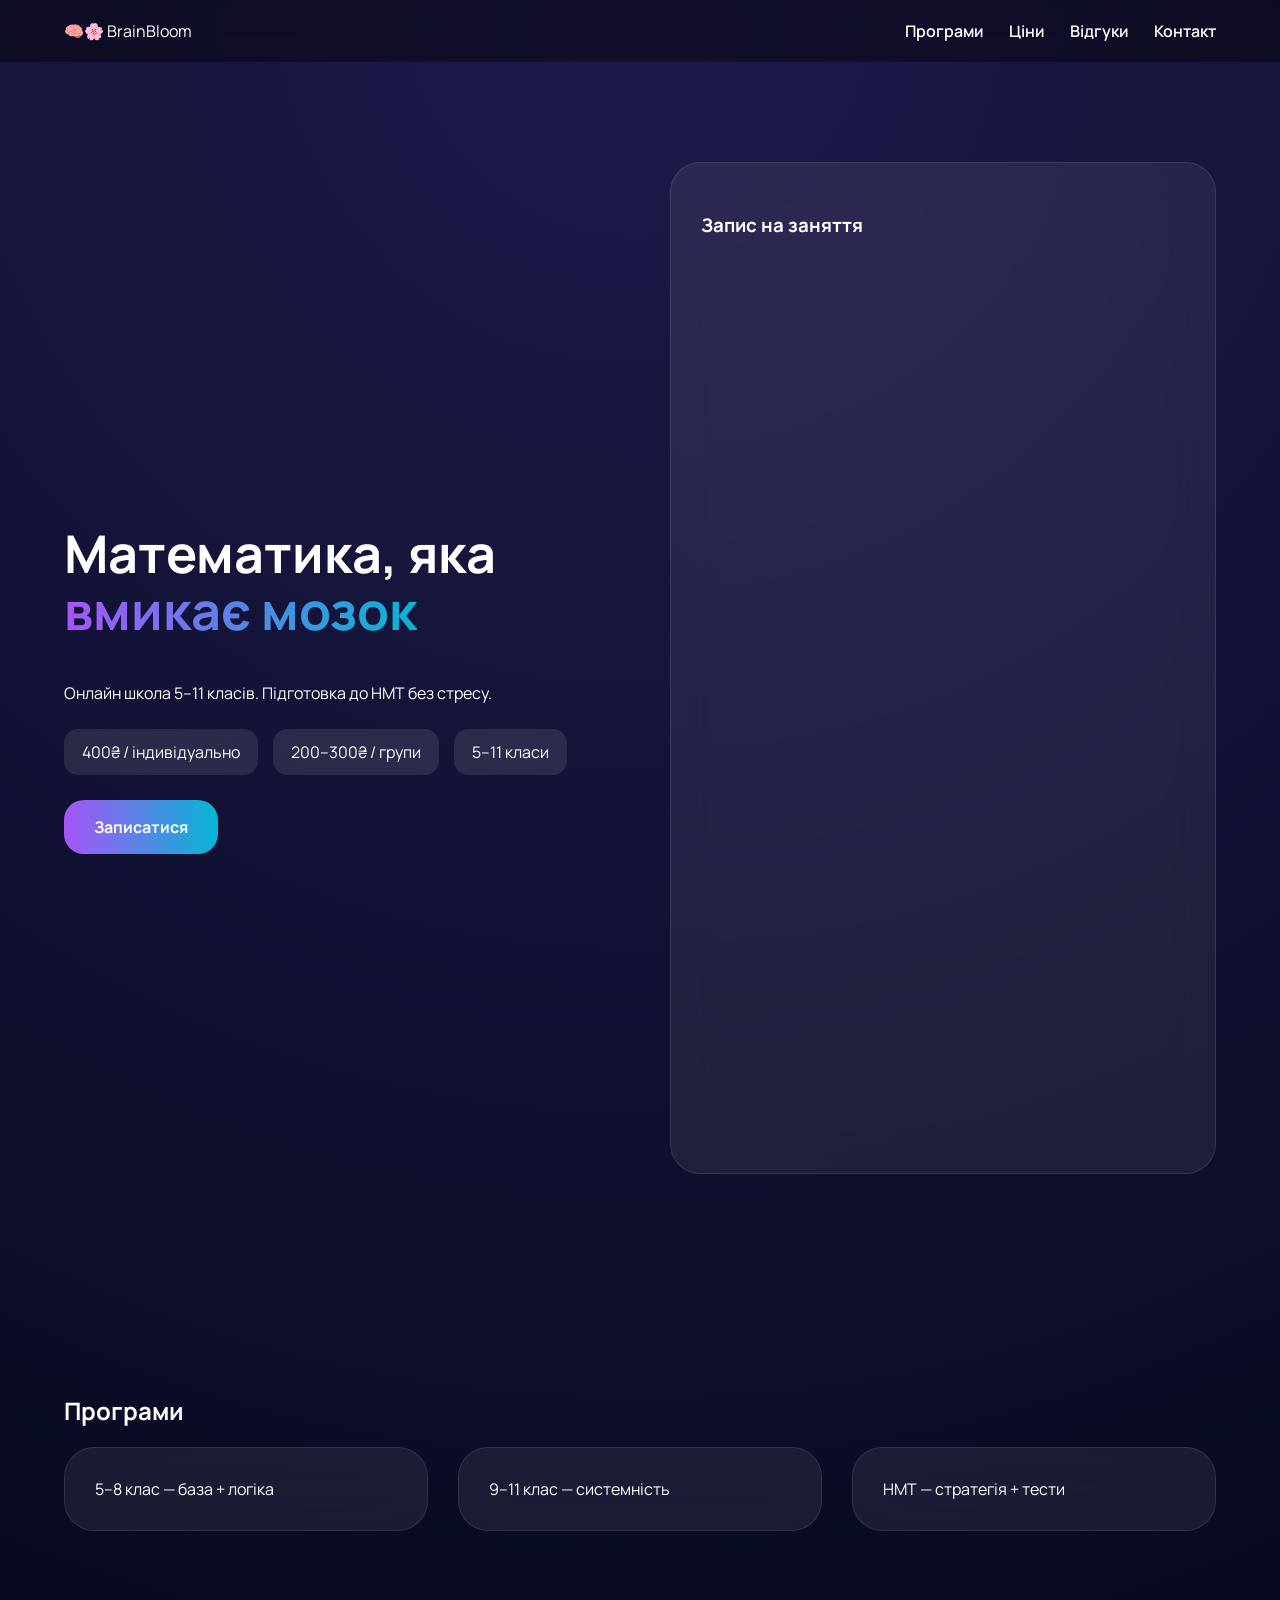
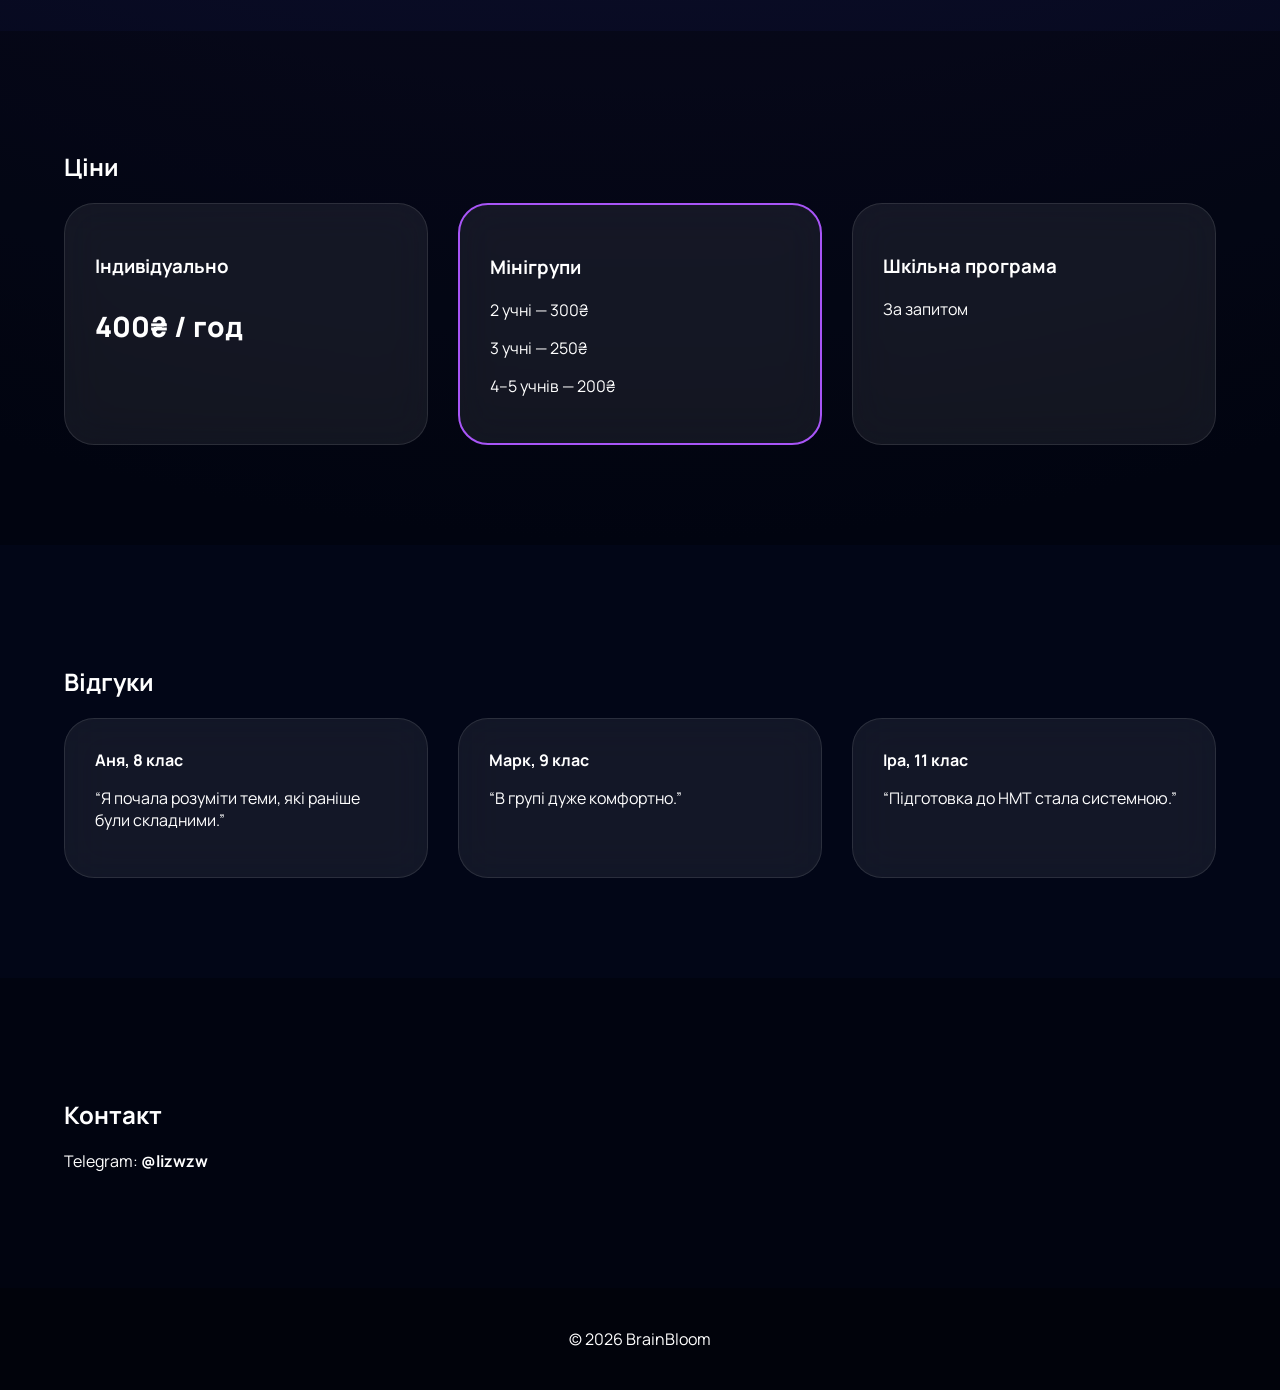
<file: index.html>
<!DOCTYPE html>
<html lang="uk">
<head>
<meta charset="UTF-8">
<meta name="viewport" content="width=device-width, initial-scale=1.0">
<title>BrainBloom — Premium Online Math School</title>

<link href="https://fonts.googleapis.com/css2?family=Manrope:wght@400;600;800&display=swap" rel="stylesheet">
<link rel="stylesheet" href="styles.css">
<script defer src="script.js"></script>
</head>

<body>

<header class="header">
<div class="container nav">
<div class="logo">🧠🌸 BrainBloom</div>

<nav class="menu" id="menu">
<a href="#programs">Програми</a>
<a href="#pricing">Ціни</a>
<a href="#reviews">Відгуки</a>
<a href="#contact">Контакт</a>
</nav>

<button class="burger" id="burger">
<span></span><span></span><span></span>
</button>
</div>
</header>

<section class="hero">
<div class="container hero-grid">

<div class="hero-text fade-up">
<h1>Математика, яка <span class="gradient">вмикає мозок</span></h1>
<p>Онлайн школа 5–11 класів. Підготовка до НМТ без стресу.</p>

<div class="badges">
<div>400₴ / індивідуально</div>
<div>200–300₴ / групи</div>
<div>5–11 класи</div>
</div>

<a href="#signup" class="btn glow">Записатися</a>
</div>

<div class="glass-card fade-up" id="signup">
<h3>Запис на заняття</h3>

<div class="form-embed">
<iframe src="https://docs.google.com/forms/d/e/1FAIpQLScNV7Dp9IuEmTNIy-QjNvIurRYKpCriMTBt8sabdLeGYt9fPg/viewform?embedded=true"></iframe>
</div>
</div>

</div>
</section>

<section id="programs" class="section">
<div class="container">
<h2 class="fade-up">Програми</h2>

<div class="grid">
<div class="glass-card fade-up">5–8 клас — база + логіка</div>
<div class="glass-card fade-up">9–11 клас — системність</div>
<div class="glass-card fade-up">НМТ — стратегія + тести</div>
</div>
</div>
</section>

<section id="pricing" class="section darker">
<div class="container">
<h2 class="fade-up">Ціни</h2>

<div class="grid">
<div class="glass-card fade-up">
<h3>Індивідуально</h3>
<p class="price">400₴ / год</p>
</div>

<div class="glass-card highlight fade-up">
<h3>Мінігрупи</h3>
<p>2 учні — 300₴</p>
<p>3 учні — 250₴</p>
<p>4–5 учнів — 200₴</p>
</div>

<div class="glass-card fade-up">
<h3>Шкільна програма</h3>
<p>За запитом</p>
</div>
</div>
</div>
</section>

<section id="reviews" class="section">
<div class="container">
<h2 class="fade-up">Відгуки</h2>

<div class="grid">
<div class="glass-card fade-up">
<b>Аня, 8 клас</b>
<p>“Я почала розуміти теми, які раніше були складними.”</p>
</div>

<div class="glass-card fade-up">
<b>Марк, 9 клас</b>
<p>“В групі дуже комфортно.”</p>
</div>

<div class="glass-card fade-up">
<b>Іра, 11 клас</b>
<p>“Підготовка до НМТ стала системною.”</p>
</div>
</div>
</div>
</section>

<section id="contact" class="section darker">
<div class="container fade-up">
<h2>Контакт</h2>
<p>Telegram: <b>@lizwzw</b></p>
</div>
</section>

<footer class="footer">
<div class="container">
© <span id="year"></span> BrainBloom
</div>
</footer>

</body>
</html>
</file>
<file: styles.css>
body{
margin:0;
font-family:Manrope,sans-serif;
color:white;
background:radial-gradient(circle at top,#1e1b4b,#020617 70%);
overflow-x:hidden;
}

.container{
width:90%;
max-width:1200px;
margin:auto;
}

.header{
padding:20px 0;
position:sticky;
top:0;
background:rgba(0,0,0,0.4);
backdrop-filter:blur(15px);
z-index:100;
}

.nav{
display:flex;
justify-content:space-between;
align-items:center;
}

.menu{
display:flex;
gap:25px;
}

.menu a{
text-decoration:none;
color:white;
font-weight:600;
transition:0.3s;
}

.menu a:hover{
color:#a855f7;
}

.burger{
display:none;
background:none;
border:none;
cursor:pointer;
}

.burger span{
display:block;
width:25px;
height:3px;
background:white;
margin:4px 0;
}

.hero{
padding:100px 0;
}

.hero-grid{
display:grid;
grid-template-columns:1fr 1fr;
gap:60px;
align-items:center;
}

h1{
font-size:52px;
line-height:1.1;
}

.gradient{
background:linear-gradient(90deg,#a855f7,#06b6d4);
-webkit-background-clip:text;
-webkit-text-fill-color:transparent;
}

.badges{
display:flex;
gap:15px;
margin:25px 0;
flex-wrap:wrap;
}

.badges div{
background:rgba(255,255,255,0.1);
padding:12px 18px;
border-radius:14px;
backdrop-filter:blur(10px);
}

.glass-card{
background:rgba(255,255,255,0.07);
padding:30px;
border-radius:30px;
backdrop-filter:blur(20px);
border:1px solid rgba(255,255,255,0.1);
transition:0.4s;
}

.glass-card:hover{
transform:translateY(-8px);
box-shadow:0 0 40px rgba(168,85,247,0.4);
}

.highlight{
border:2px solid #a855f7;
}

.section{
padding:100px 0;
}

.darker{
background:rgba(0,0,0,0.3);
}

.grid{
display:grid;
grid-template-columns:repeat(3,1fr);
gap:30px;
}

.price{
font-size:28px;
font-weight:800;
}

.form-embed{
margin:25px 0;
border-radius:20px;
overflow:hidden;
}

.form-embed iframe{
width:100%;
height:850px;
border:none;
}

.btn{
display:inline-block;
padding:16px 30px;
border-radius:20px;
background:linear-gradient(90deg,#a855f7,#06b6d4);
color:white;
text-decoration:none;
font-weight:700;
transition:0.3s;
}

.glow:hover{
box-shadow:0 0 30px #a855f7;
}

.footer{
padding:40px 0;
text-align:center;
background:rgba(0,0,0,0.5);
}

/* Анімації */

.fade-up{
opacity:0;
transform:translateY(40px);
transition:1s ease;
}

.fade-up.show{
opacity:1;
transform:translateY(0);
}

/* Адаптивність */

@media(max-width:900px){

.hero-grid{
grid-template-columns:1fr;
}

.grid{
grid-template-columns:1fr;
}

.menu{
display:none;
}

.burger{
display:block;
}

.form-embed iframe{
height:1100px;
}
}
</file>
